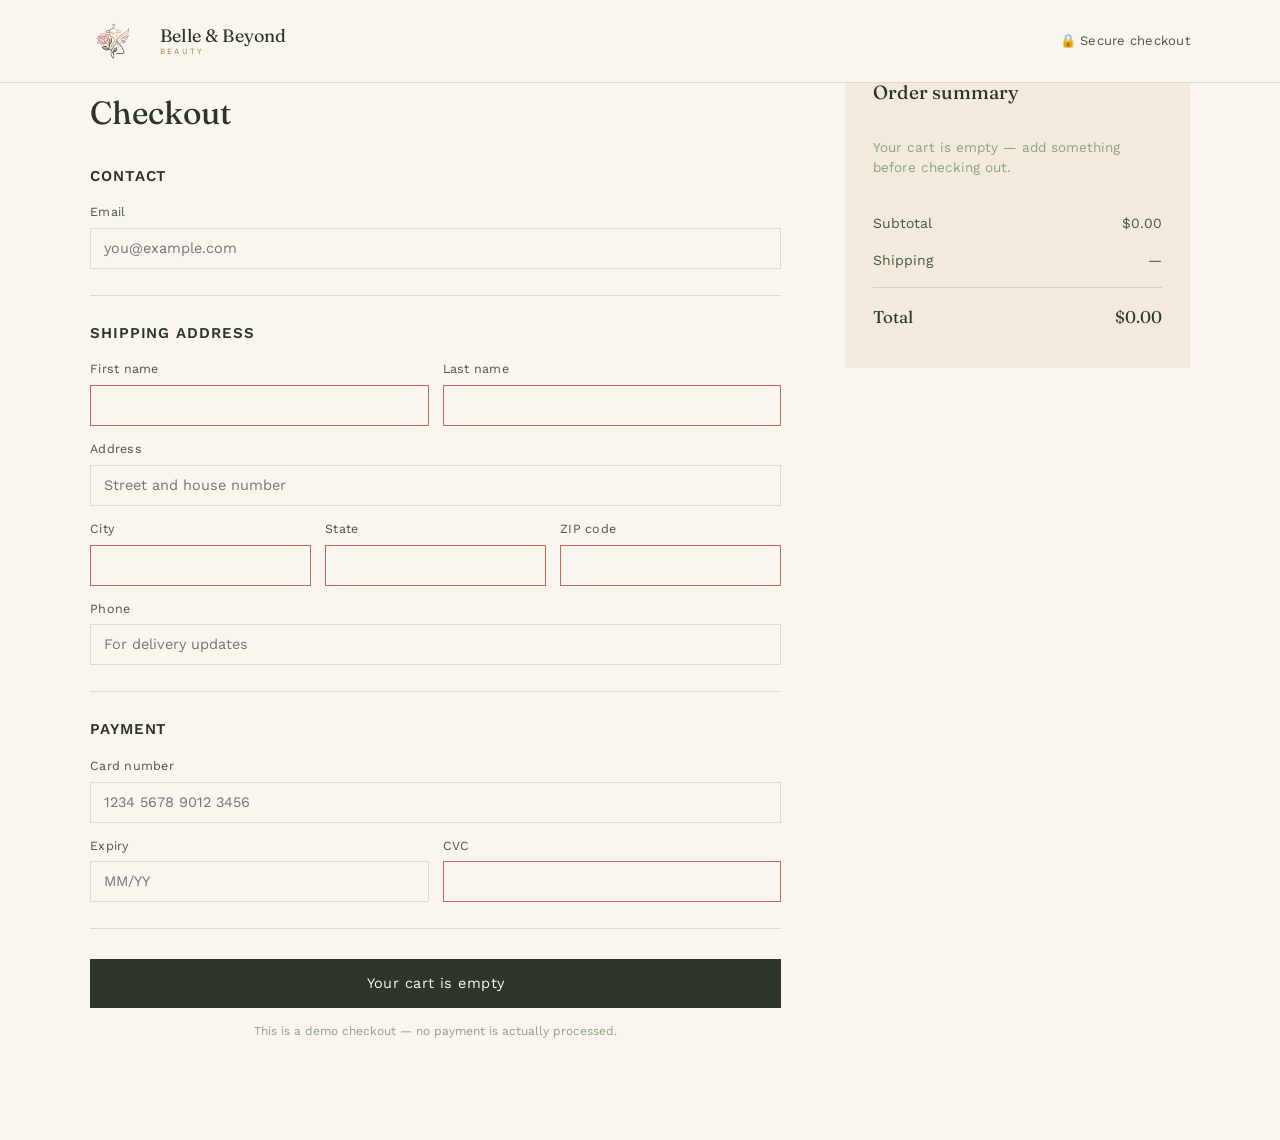
<file: checkout.html>
<!DOCTYPE html>
<html lang="en">
<head>
<meta charset="UTF-8">
<meta name="viewport" content="width=device-width, initial-scale=1.0">
<title>Checkout — Belle &amp; Beyond</title>
<link rel="preconnect" href="https://fonts.googleapis.com">
<link rel="preconnect" href="https://fonts.gstatic.com" crossorigin>
<link href="https://fonts.googleapis.com/css2?family=Fraunces:ital,opsz,wght@0,9..144,300;0,9..144,450;0,9..144,600;1,9..144,450&family=Work+Sans:wght@400;500;600&display=swap" rel="stylesheet">
<link rel="stylesheet" href="landing.css">
<link rel="stylesheet" href="checkout.css">
</head>
<body>

<header class="checkout-header">
  <div class="checkout-header-inner">
    <a href="index.html" class="brand">
      <img src="logo.png" alt="Belle & Beyond logo" class="logo-img">
      <div class="logo">
        Belle &amp; Beyond<span>BEAUTY</span>
      </div>
    </a>
    <span class="secure-note">🔒 Secure checkout</span>
  </div>
</header>

<main class="checkout-page">
  <div class="checkout-wrap">

    <div class="checkout-form-col">
      <a href="index.html" class="back-link">← Continue shopping</a>
      <h1>Checkout</h1>

      <form id="checkoutForm" novalidate>

        <section class="checkout-section">
          <h2>Contact</h2>
          <div class="field-row">
            <label>Email
              <input type="email" name="email" placeholder="you@example.com" required>
            </label>
          </div>
        </section>

        <section class="checkout-section">
          <h2>Shipping address</h2>
          <div class="field-row two">
            <label>First name
              <input type="text" name="firstName" required>
            </label>
            <label>Last name
              <input type="text" name="lastName" required>
            </label>
          </div>
          <div class="field-row">
            <label>Address
              <input type="text" name="address" placeholder="Street and house number" required>
            </label>
          </div>
          <div class="field-row three">
            <label>City
              <input type="text" name="city" required>
            </label>
            <label>State
              <input type="text" name="state" required>
            </label>
            <label>ZIP code
              <input type="text" name="zip" required>
            </label>
          </div>
          <div class="field-row">
            <label>Phone
              <input type="tel" name="phone" placeholder="For delivery updates" required>
            </label>
          </div>
        </section>

        <section class="checkout-section">
          <h2>Payment</h2>
          <div class="field-row">
            <label>Card number
              <input type="text" name="cardNumber" inputmode="numeric" maxlength="19" placeholder="1234 5678 9012 3456" required>
            </label>
          </div>
          <div class="field-row two">
            <label>Expiry
              <input type="text" name="expiry" placeholder="MM/YY" maxlength="5" required>
            </label>
            <label>CVC
              <input type="text" name="cvc" inputmode="numeric" maxlength="4" required>
            </label>
          </div>
        </section>

        <button type="submit" class="place-order-btn" id="placeOrderBtn">Place Order</button>
        <p class="checkout-fineprint">This is a demo checkout — no payment is actually processed.</p>
      </form>
    </div>

    <aside class="checkout-summary-col">
      <h2>Order summary</h2>
      <div class="summary-items" id="summaryItems">
        <div class="summary-empty">Your cart is empty.</div>
      </div>
      <div class="summary-row">
        <span>Subtotal</span>
        <span id="summarySubtotal">$0.00</span>
      </div>
      <div class="summary-row">
        <span>Shipping</span>
        <span id="summaryShipping">$0.00</span>
      </div>
      <div class="summary-row total">
        <span>Total</span>
        <span id="summaryTotal">$0.00</span>
      </div>
    </aside>

  </div>
</main>

<div class="order-overlay" id="orderOverlay"></div>
<div class="order-modal" id="orderModal" role="dialog" aria-modal="true" aria-labelledby="orderModalTitle">
  <div class="order-modal-icon">✓</div>
  <h2 id="orderModalTitle">Order placed!</h2>
  <p>Thanks — your order <strong id="orderNumber">#BB-00000</strong> is confirmed.<br>A receipt has been sent to your email.</p>
  <a href="landing.html" class="order-modal-btn">Continue shopping</a>
</div>

<script src="checkout.js"></script>
</body>
</html>
</file>
<file: landing.css>
:root{
  --cream:#FAF6EF;
  --cream-deep:#F1EADD;
  --forest:#2C3527;
  --forest-soft:#4A5740;
  --sage:#8FA083;
  --blush:#E7C3B6;
  --gold:#A9803F;
  --ink:#22261F;
  --line: rgba(44,53,39,0.14);
}

*{box-sizing:border-box; margin:0; padding:0;}
html{scroll-behavior:smooth;}
body{
  background:var(--cream);
  color:var(--ink);
  font-family:'Work Sans', sans-serif;
  font-size:16px;
  line-height:1.5;
  -webkit-font-smoothing:antialiased;
}

h1,h2,h3,.serif{
  font-family:'Fraunces', serif;
  font-weight:450;
  color:var(--forest);
}

a{color:inherit; text-decoration:none;}
ul{list-style:none;}
img{max-width:100%; display:block;}
button{font-family:inherit; cursor:pointer; border:none; background:none;}
.wrap{max-width:1180px; margin:0 auto; padding:0 40px;}

/* ---------- HEADER ---------- */
header {
  position: fixed; 
  top: 0; 
  left: 0;
  right: 0;
  z-index: 50;
  background: var(--cream);
  border-bottom: 1px solid var(--line);
  transition: transform 0.3s ease-in-out;
}

header.nav-hidden {
  transform: translateY(-100%);
}

.header-inner {
  display: flex; 
  align-items: center; 
  justify-content: space-between;
  padding: 10px 40px;
  max-width: 1180px; 
  margin: 0 auto;
}

/* Brand & Logo styling */
.brand {
  display: flex;
  align-items: center;
  gap: 0;
}

.logo-img {
  height: 50px;
  width: auto;
  object-fit: contain;
  transform: scale(1.5);
  transform-origin: center right;
  margin-right: -22px; /* Tight gap without reducing image scale */
}

.logo {
  font-family: 'Fraunces', serif;
  font-size: 18px; 
  letter-spacing: 0.01em;
  color: var(--forest);
  display: flex; 
  flex-direction: column; 
  line-height: 1;
}

.logo span {
  font-family: 'Work Sans', sans-serif;
  font-size: 8px; 
  letter-spacing: 0.28em;
  color: var(--gold);
  margin-top: 3px;
}

.hero {
  padding-top: 70px; /* Offset for fixed header */
}

nav.primary-nav { display: flex; gap: 2px; }
.nav-item { position: relative; }
.nav-item > a {
  display: block;
  padding: 6px 14px;
  font-size: 14px;
  color: var(--forest-soft);
  transition: color .15s ease;
}
.nav-item > a:hover, .nav-item.active > a { color: var(--forest); }
.nav-item.active > a { font-weight: 600; }

.dropdown {
  position: absolute; top: calc(100% + 1px); left: 50%; transform: translateX(-50%);
  min-width: 200px;
  background: var(--cream);
  border: 1px solid var(--line);
  padding: 10px 0;
  opacity: 0; visibility: hidden; translate: 0 6px;
  transition: opacity .18s ease, translate .18s ease;
}
.nav-item:hover .dropdown { opacity: 1; visibility: visible; translate: 0 0; }
.dropdown a {
  display: block; padding: 7px 18px;
  font-size: 13.5px; color: var(--ink);
  border-left: 2px solid transparent;
}
.dropdown a:hover { border-left-color: var(--gold); background: var(--cream-deep); color: var(--forest); }

.cart-btn {
  display: flex; align-items: center; gap: 8px;
  padding: 6px 14px;
  border: 1px solid var(--forest);
  color: var(--forest);
  font-size: 13px;
}
.cart-btn:hover { background: var(--forest); color: var(--cream); }
.cart-count {
  background: var(--gold); color: var(--cream);
  font-size: 10px; min-width: 16px; height: 16px;
  border-radius: 50%;
  display: flex; align-items: center; justify-content: center;
  padding: 0 2px;
}

/* ---------- HERO SLIDESHOW ---------- */
.hero{
  position:relative;
  max-width:1180px; margin:0 auto;
  padding:70px 68px 0;
  overflow:hidden;
}

.hero-track{
  position:relative;
  min-height:460px;
}

.hero-slide{
  position:absolute; inset:0;
  display:grid; grid-template-columns:1fr 1fr;
  align-items:center;
  gap:60px;
  padding:32px 0 60px;
  opacity:0;
  visibility:hidden;
  transform:translateX(24px);
  transition:opacity .45s ease, transform .45s ease;
}

.hero-slide.is-active{
  position:relative;
  opacity:1;
  visibility:visible;
  transform:translateX(0);
}

.hero-copy{
  padding-left:6px;
}

.hero-copy h1{
  font-size:46px;
  font-weight:450;
  line-height:1.15;
  max-width:11ch;
}

.hero-copy p{
  margin-top:20px;
  max-width:34ch;
  color:var(--forest-soft);
  font-size:16px;
  line-height:1.55;
}

.hero-cta{
  margin-top:34px;
  display:inline-flex;
  align-items:center;
  gap:12px;
  padding:14px 28px;
  background:var(--forest);
  color:var(--cream);
  font-size:14px;
  letter-spacing:0.03em;
  transition:background .15s ease;
}

.hero-cta:hover{background:var(--forest-soft);}

.hero-visual{
  position:relative;
  aspect-ratio:4/5;
  background:linear-gradient(160deg, var(--tint, var(--blush)) 0%, var(--cream-deep) 65%);
  display:flex; align-items:center; justify-content:center;
}

.hero-visual img{
  width:62%;
  filter:drop-shadow(0 30px 40px rgba(44,53,39,0.18));
}

.hero-arrow{
  position:absolute; top:50%; transform:translateY(-50%);
  width:42px; height:42px;
  border:1px solid var(--line);
  background:var(--cream);
  color:var(--forest);
  font-size:20px;
  display:flex; align-items:center; justify-content:center;
  z-index:5;
  transition:background .15s ease, border-color .15s ease;
}

.hero-arrow:hover{background:var(--forest); color:var(--cream); border-color:var(--forest);}
.hero-arrow.prev{left:12px;}
.hero-arrow.next{right:12px;}

.hero-dots{
  display:flex; justify-content:center; gap:9px;
  padding-bottom:28px;
}

.dot{
  width:8px; height:8px; border-radius:50%;
  background:var(--line);
  transition:background .15s ease, transform .15s ease;
}

.dot:hover{background:var(--sage);}
.dot.is-active{background:var(--gold); transform:scale(1.2);}

/* ---------- CATEGORY STRIP ---------- */
.category-strip{
  border-top:1px solid var(--line);
  border-bottom:1px solid var(--line);
  padding:22px 40px;
}

.category-strip .wrap{
  display:flex; gap:34px; flex-wrap:wrap; justify-content:center;
}

.category-strip a{
  font-size:13.5px; color:var(--forest-soft);
  padding-bottom:3px; border-bottom:1px solid transparent;
}

.category-strip a:hover, .category-strip a.active{color:var(--forest); border-color:var(--gold);}

/* ---------- PRODUCTS ---------- */
.section-head{
  padding:80px 40px 8px;
  max-width:1180px; margin:0 auto;
  display:flex; align-items:baseline; justify-content:space-between;
}

.section-head h2{font-size:30px; font-weight:450;}
.section-head p{color:var(--forest-soft); font-size:14px;}

.product-grid{
  display:grid;
  grid-template-columns:repeat(3, 1fr);
  gap:48px 36px;
  padding:36px 40px 100px;
  max-width:1180px; margin:0 auto;
}

.product-card{display:flex; flex-direction:column;}

.product-image{
  aspect-ratio:1/1.05;
  background:var(--cream-deep);
  display:flex; align-items:center; justify-content:center;
  overflow:hidden;
  margin-bottom:18px;
}

.product-image img{width:56%; transition:transform .3s ease;}
.product-card:hover .product-image img{transform:scale(1.04);}
.product-name{font-size:16px; font-weight:600; color:var(--forest); margin-bottom:5px;}
.product-meta{font-size:13px; color:var(--sage); margin-bottom:12px;}

.product-footer{
  display:flex; align-items:center; justify-content:space-between;
  margin-top:auto;
}

.product-price{font-family:'Fraunces', serif; font-size:18px; color:var(--forest);}

.add-btn{
  font-size:12.5px; letter-spacing:0.02em;
  padding:9px 16px;
  border:1px solid var(--forest);
  color:var(--forest);
  transition:background .15s ease, color .15s ease;
}

.add-btn:hover{background:var(--forest); color:var(--cream);}
.add-btn.added{background:var(--gold); border-color:var(--gold); color:var(--cream);}

/* ---------- ROUTINE BAND ---------- */
.routine-band{
  background:var(--forest);
  color:var(--cream);
  padding:70px 40px;
  text-align:center;
}

.routine-band h2{color:var(--cream); font-size:30px; max-width:22ch; margin:0 auto 12px;}
.routine-band p{color:#C9CFC0; max-width:46ch; margin:0 auto 28px; font-size:15px;}
.routine-band a{
  display:inline-block;
  padding:14px 30px;
  border:1px solid var(--cream);
  font-size:13.5px; letter-spacing:0.03em;
}

.routine-band a:hover{background:var(--cream); color:var(--forest);}

/* ---------- FOOTER ---------- */
footer{padding:56px 40px 40px; border-top:1px solid var(--line);}

.footer-inner{
  max-width:1180px; margin:0 auto;
  display:flex; justify-content:space-between; align-items:flex-end;
  flex-wrap:wrap; gap:24px;
}

footer .logo{font-size:19px;}
.footer-links{display:flex; gap:26px; font-size:13px; color:var(--forest-soft);}
.footer-links a:hover{color:var(--forest);}
.footer-note{font-size:12px; color:var(--sage); margin-top:18px;}

/* ---------- CART DRAWER ---------- */
.overlay{
  position:fixed; inset:0; background:rgba(34,38,31,0.35);
  opacity:0; visibility:hidden; transition:opacity .2s ease;
  z-index:60;
}

.overlay.open{opacity:1; visibility:visible;}

.cart-drawer{
  position:fixed; top:0; right:0; height:100%; width:380px; max-width:88vw;
  background:var(--cream);
  box-shadow:-8px 0 30px rgba(0,0,0,0.12);
  z-index:70;
  display:flex; flex-direction:column;
  transform:translateX(100%);
  transition:transform .25s ease;
}

.cart-drawer.open{transform:translateX(0);}

.cart-head{
  display:flex; align-items:center; justify-content:space-between;
  padding:26px 28px; border-bottom:1px solid var(--line);
}

.cart-head h3{font-size:19px;}
.cart-close{font-size:22px; color:var(--forest-soft); line-height:1;}
.cart-items{flex:1; overflow-y:auto; padding:10px 28px;}

.cart-line{
  display:flex; gap:14px; padding:18px 0; border-bottom:1px solid var(--line);
}

.cart-line img{width:56px; height:56px; object-fit:contain; background:var(--cream-deep); padding:6px;}
.cart-line-info{flex:1;}
.cart-line-name{font-size:14px; font-weight:600; color:var(--forest);}
.cart-line-price{font-size:13px; color:var(--sage); margin-top:3px;}
.cart-remove{font-size:12px; color:var(--gold); margin-top:6px; text-decoration:underline;}
.cart-empty{padding:60px 0; text-align:center; color:var(--sage); font-size:14px;}
.cart-footer{padding:24px 28px 30px; border-top:1px solid var(--line);}
.cart-total{display:flex; justify-content:space-between; font-size:15px; margin-bottom:16px; color:var(--forest);}

.checkout-btn{
  width:100%; padding:14px; background:var(--forest); color:var(--cream); font-size:14px; letter-spacing:.02em;
}

.checkout-btn:hover{background:var(--forest-soft);}

@media (max-width:900px){
  nav.primary-nav{display:none;}
  .hero-slide{grid-template-columns:1fr; padding-top:56px;}
  .hero-copy h1{font-size:36px; max-width:none;}
  .hero-track{min-height:760px;}
  .product-grid{grid-template-columns:repeat(2,1fr);}
}

@media (max-width:560px){
  .wrap, .header-inner, .hero, .section-head, .product-grid, footer, .category-strip{padding-left:22px; padding-right:22px;}
  .product-grid{grid-template-columns:1fr;}
  .hero-arrow{display:none;}
}
</file>
<file: checkout.css>
/* ---------- CHECKOUT HEADER ---------- */
.checkout-header{
  border-bottom:1px solid var(--line);
  background:var(--cream);
}

.checkout-header-inner{
  max-width:1180px; margin:0 auto;
  padding:16px 40px;
  display:flex; align-items:center; justify-content:space-between;
}

.secure-note{
  font-size:13px;
  color:var(--forest-soft);
  letter-spacing:0.02em;
}

/* ---------- LAYOUT ---------- */
.checkout-page{
  padding:48px 40px 100px;
}

.checkout-wrap{
  max-width:1100px;
  margin:0 auto;
  display:grid;
  grid-template-columns:1.35fr 1fr;
  gap:64px;
  align-items:start;
}

.back-link{
  display:inline-block;
  font-size:13px;
  color:var(--forest-soft);
  margin-bottom:18px;
}

.back-link:hover{color:var(--forest);}

.checkout-form-col h1{
  font-size:32px;
  margin-bottom:28px;
}

/* ---------- FORM ---------- */
.checkout-section{
  padding:26px 0;
  border-bottom:1px solid var(--line);
}

.checkout-section:first-of-type{padding-top:0;}

.checkout-section h2{
  font-size:15px;
  font-family:'Work Sans', sans-serif;
  font-weight:600;
  color:var(--forest);
  text-transform:uppercase;
  letter-spacing:0.06em;
  margin-bottom:16px;
}

.field-row{
  display:grid;
  grid-template-columns:1fr;
  gap:14px;
  margin-bottom:14px;
}

.field-row:last-child{margin-bottom:0;}
.field-row.two{grid-template-columns:1fr 1fr;}
.field-row.three{grid-template-columns:1fr 1fr 1fr;}

.field-row label{
  display:flex;
  flex-direction:column;
  gap:6px;
  font-size:12.5px;
  color:var(--forest-soft);
  letter-spacing:0.02em;
}

.field-row input{
  font-family:'Work Sans', sans-serif;
  font-size:14.5px;
  color:var(--ink);
  padding:11px 13px;
  border:1px solid var(--line);
  background:var(--cream);
  outline:none;
  transition:border-color .15s ease;
}

.field-row input:focus{border-color:var(--gold);}

.field-row input:invalid:not(:placeholder-shown){border-color:#c86a55;}

.place-order-btn{
  width:100%;
  margin-top:30px;
  padding:16px;
  background:var(--forest);
  color:var(--cream);
  font-size:14.5px;
  letter-spacing:0.03em;
  transition:background .15s ease;
}

.place-order-btn:hover{background:var(--forest-soft);}

.checkout-fineprint{
  margin-top:14px;
  font-size:12px;
  color:var(--sage);
  text-align:center;
}

/* ---------- SUMMARY ---------- */
.checkout-summary-col{
  background:var(--cream-deep);
  padding:30px 28px;
  position:sticky;
  top:24px;
}

.checkout-summary-col h2{
  font-size:19px;
  margin-bottom:20px;
}

.summary-items{
  margin-bottom:18px;
}

.summary-empty{
  font-size:13.5px;
  color:var(--sage);
  padding:10px 0;
}

.summary-line{
  display:flex;
  justify-content:space-between;
  gap:12px;
  font-size:13.5px;
  color:var(--ink);
  padding:10px 0;
  border-bottom:1px solid var(--line);
}

.summary-line-name{font-weight:600; color:var(--forest);}
.summary-line-qty{color:var(--sage); font-size:12.5px; margin-top:2px;}

.summary-row{
  display:flex; justify-content:space-between;
  font-size:14px; color:var(--forest-soft);
  padding:8px 0;
}

.summary-row.total{
  font-size:17px;
  font-family:'Fraunces', serif;
  color:var(--forest);
  border-top:1px solid var(--line);
  margin-top:8px;
  padding-top:16px;
}

/* ---------- ORDER PLACED MODAL ---------- */
.order-overlay{
  position:fixed; inset:0;
  background:rgba(34,38,31,0.45);
  opacity:0; visibility:hidden;
  transition:opacity .2s ease;
  z-index:200;
}

.order-overlay.open{opacity:1; visibility:visible;}

.order-modal{
  position:fixed;
  top:50%; left:50%;
  transform:translate(-50%,-50%) scale(0.94);
  width:400px; max-width:88vw;
  background:var(--cream);
  padding:44px 36px 38px;
  text-align:center;
  z-index:210;
  opacity:0; visibility:hidden;
  transition:opacity .25s ease, transform .25s ease;
}

.order-modal.open{
  opacity:1; visibility:visible;
  transform:translate(-50%,-50%) scale(1);
}

.order-modal-icon{
  width:56px; height:56px;
  margin:0 auto 18px;
  border-radius:50%;
  background:var(--forest);
  color:var(--cream);
  font-size:26px;
  display:flex; align-items:center; justify-content:center;
}

.order-modal h2{font-size:24px; margin-bottom:10px;}
.order-modal p{font-size:14px; color:var(--forest-soft); line-height:1.6;}

.order-modal-btn{
  display:inline-block;
  margin-top:24px;
  padding:13px 26px;
  background:var(--forest);
  color:var(--cream);
  font-size:13.5px;
  letter-spacing:0.03em;
  transition:background .15s ease;
}

.order-modal-btn:hover{background:var(--forest-soft);}

/* ---------- RESPONSIVE ---------- */
@media (max-width:860px){
  .checkout-wrap{grid-template-columns:1fr; gap:40px;}
  .checkout-summary-col{position:static;}
}

@media (max-width:560px){
  .checkout-page{padding:32px 20px 80px;}
  .checkout-header-inner{padding:14px 20px;}
  .field-row.two, .field-row.three{grid-template-columns:1fr;}
}
</file>
